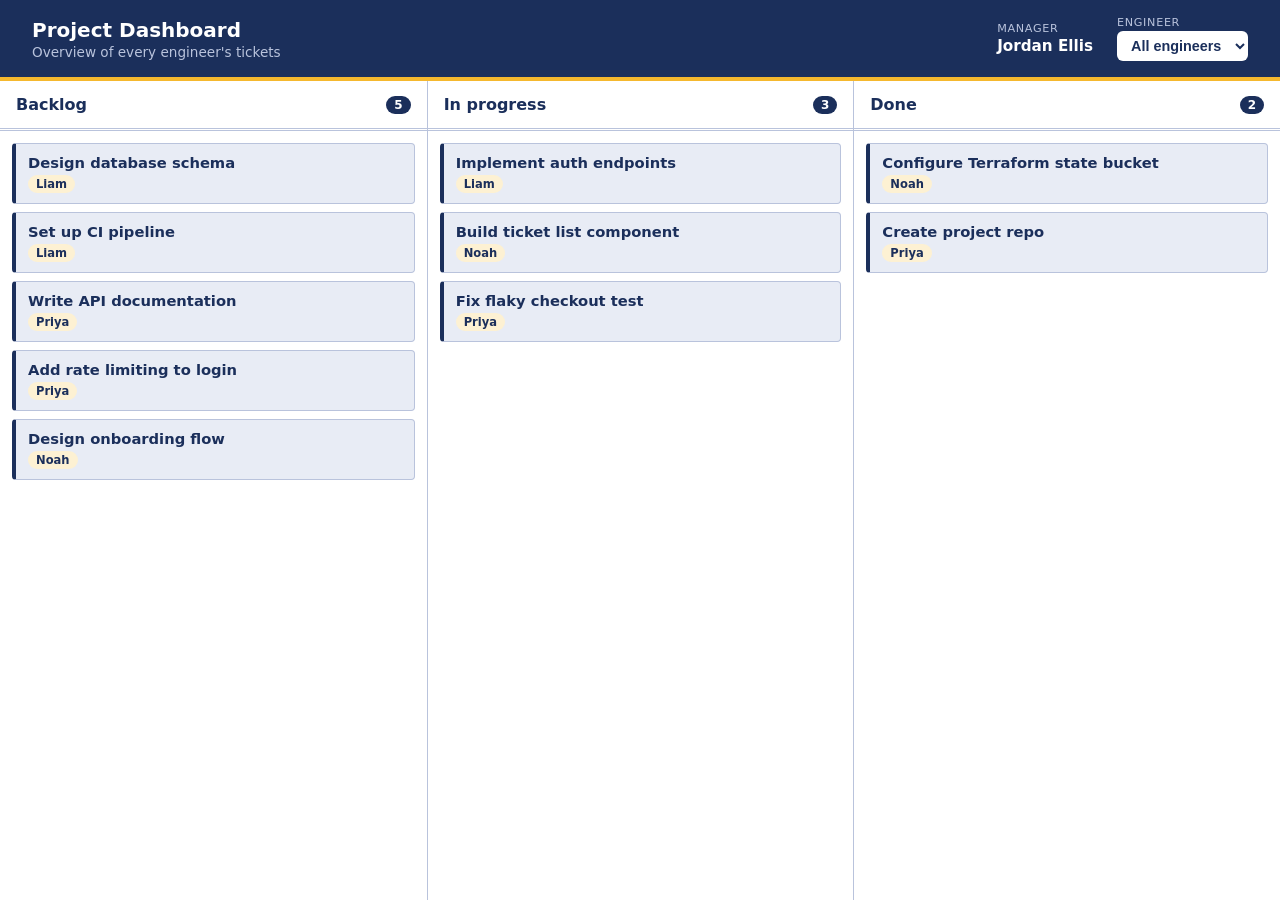
<file: src/agile-board/templates/index.html>
<!DOCTYPE html>
<html lang="en">
<head>
    <meta charset="UTF-8">
    <meta name="viewport" content="width=device-width, initial-scale=1">
    <title>Manager Dashboard</title>
    <link rel="stylesheet" href="../static/index.css">
</head>
<body>
<header>
    <div>
        <h1>Project Dashboard</h1>
        <p>Overview of every engineer's tickets</p>
    </div>
    <div class="header-controls">
        <div class="manager-info">
            <span class="label">Manager</span>
            <span class="manager-name" id="manager-name">Jordan Ellis</span>
        </div>
        <div class="engineer-select">
            <span class="label" for="engineer-filter">Engineer</span>
            <select id="engineer-filter">
                <option value="all">All engineers</option>
            </select>
        </div>
    </div>
</header>

<main>
    <div class="notebook">
        <section class="lane">
            <div class="lane-head">
                <h2>Backlog</h2>
                <span class="count" id="count-backlog">0</span>
            </div>
            <div class="dropzone" id="backlog" data-status="backlog"></div>
        </section>

        <section class="lane">
            <div class="lane-head">
                <h2>In progress</h2>
                <span class="count" id="count-inprogress">0</span>
            </div>
            <div class="dropzone" id="inprogress" data-status="inprogress"></div>
        </section>

        <section class="lane">
            <div class="lane-head">
                <h2>Done</h2>
                <span class="count" id="count-done">0</span>
            </div>
            <div class="dropzone" id="done" data-status="done"></div>
        </section>
    </div>
</main>

<script>
    // Dummy data. Swap this for a fetch() to your backend later.
    const tasks = [
        { id: 1, title: "Design database schema", status: "backlog", engineer: "Liam" },
        { id: 2, title: "Set up CI pipeline", status: "backlog", engineer: "Liam" },
        { id: 3, title: "Write API documentation", status: "backlog", engineer: "Priya" },
        { id: 4, title: "Add rate limiting to login", status: "backlog", engineer: "Priya" },
        { id: 5, title: "Implement auth endpoints", status: "inprogress", engineer: "Liam" },
        { id: 6, title: "Build ticket list component", status: "inprogress", engineer: "Noah" },
        { id: 7, title: "Configure Terraform state bucket", status: "done", engineer: "Noah" },
        { id: 8, title: "Create project repo", status: "done", engineer: "Priya" },
        { id: 9, title: "Design onboarding flow", status: "backlog", engineer: "Noah" },
        { id: 10, title: "Fix flaky checkout test", status: "inprogress", engineer: "Priya" }
    ];

    const engineers = [...new Set(tasks.map(t => t.engineer))].sort();
    const select = document.getElementById("engineer-filter");
    engineers.forEach(name => {
        const opt = document.createElement("option");
        opt.value = name;
        opt.textContent = name;
        select.appendChild(opt);
    });

    const zones = document.querySelectorAll(".dropzone");

    function buildCard(task) {
        const card = document.createElement("div");
        card.className = "card";
        card.dataset.id = task.id;

        const label = document.createElement("span");
        label.className = "card-title";
        label.textContent = task.title;

        const engineer = document.createElement("span");
        engineer.className = "card-engineer";
        engineer.textContent = task.engineer;

        card.appendChild(label);
        card.appendChild(engineer);
        return card;
    }

    function renderBoard() {
        const filter = select.value;
        zones.forEach(zone => zone.innerHTML = "");

        const visible = tasks.filter(t => filter === "all" || t.engineer === filter);

        zones.forEach(zone => {
            const status = zone.dataset.status;
            const cards = visible.filter(t => t.status === status);
            cards.forEach(task => zone.appendChild(buildCard(task)));

            document.getElementById("count-" + zone.id).textContent = cards.length;

            if (cards.length === 0) {
                const empty = document.createElement("div");
                empty.className = "empty";
                empty.textContent = "No tickets here";
                zone.appendChild(empty);
            }
        });
    }

    select.addEventListener("change", renderBoard);
    renderBoard();
</script>
</body>
</html>
</file>
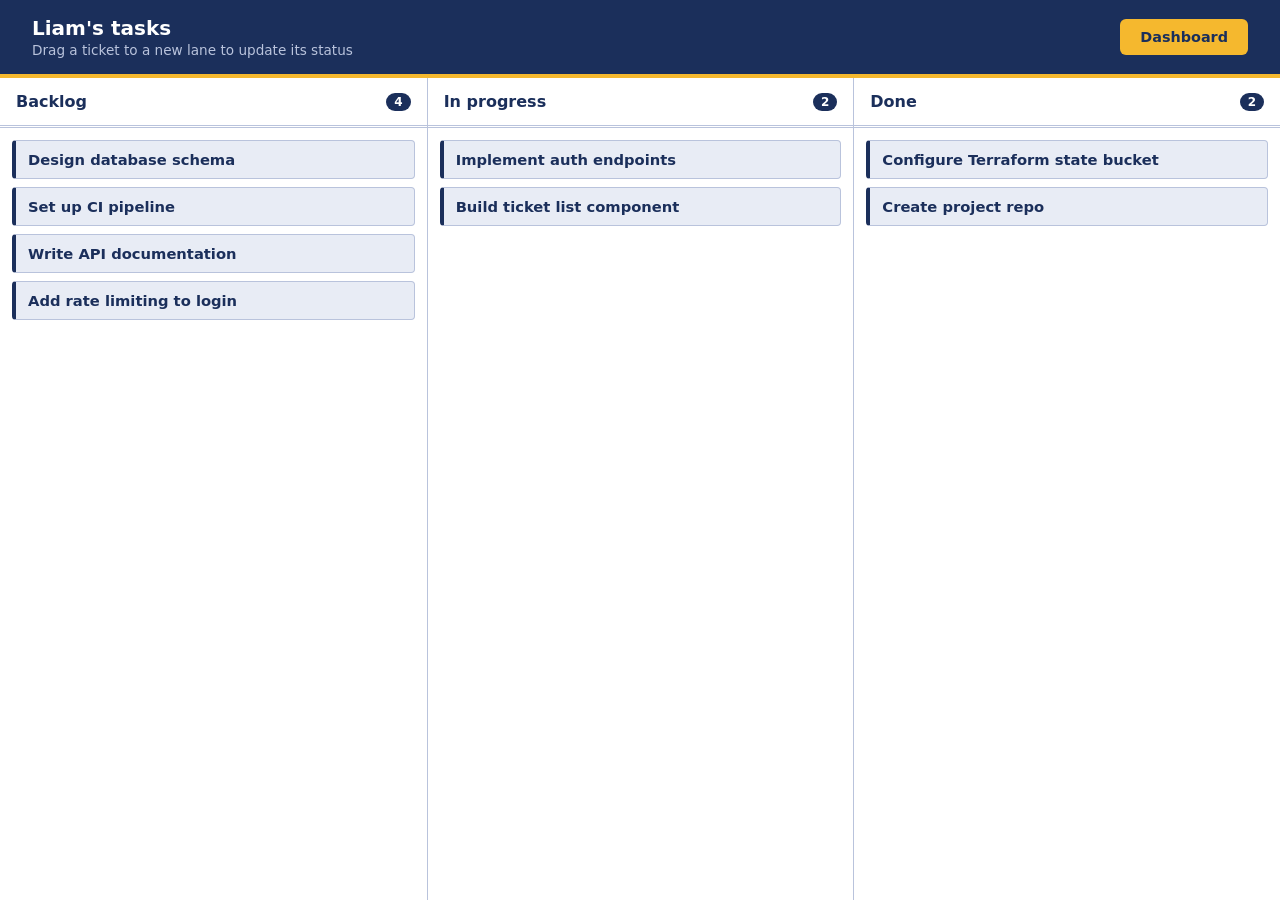
<file: src/agile-board/templates/engineer.html>
<!DOCTYPE html>
<html lang="en">
<head>
    <meta charset="UTF-8">
    <meta name="viewport" content="width=device-width, initial-scale=1">
    <title>Engineer Dashboard</title>
    <link rel="stylesheet" href="../static/engineer.css">
</head>
<body>
<header>
    <div>
        <h1>Liam's tasks</h1>
        <p>Drag a ticket to a new lane to update its status</p>
    </div>
    <a class="dashboard-btn" href="index.html">Dashboard</a>
</header>

<main>
    <div class="notebook">
        <section class="lane">
            <div class="lane-head">
                <h2>Backlog</h2>
                <span class="count" id="count-backlog">0</span>
            </div>
            <div class="dropzone" id="backlog" data-status="backlog"></div>
        </section>

        <section class="lane">
            <div class="lane-head">
                <h2>In progress</h2>
                <span class="count" id="count-inprogress">0</span>
            </div>
            <div class="dropzone" id="inprogress" data-status="inprogress"></div>
        </section>

        <section class="lane">
            <div class="lane-head">
                <h2>Done</h2>
                <span class="count" id="count-done">0</span>
            </div>
            <div class="dropzone" id="done" data-status="done"></div>
        </section>
    </div>
</main>

<script>
    // Dummy data. Swap this for a fetch() to your backend later.
    const tasks = [
        { id: 1, title: "Design database schema", status: "backlog" },
        { id: 2, title: "Set up CI pipeline", status: "backlog" },
        { id: 3, title: "Write API documentation", status: "backlog" },
        { id: 4, title: "Add rate limiting to login", status: "backlog" },
        { id: 5, title: "Implement auth endpoints", status: "inprogress" },
        { id: 6, title: "Build ticket list component", status: "inprogress" },
        { id: 7, title: "Configure Terraform state bucket", status: "done" },
        { id: 8, title: "Create project repo", status: "done" }
    ];

    const zones = document.querySelectorAll(".dropzone");

    function buildCard(task) {
        const card = document.createElement("div");
        card.className = "card";
        card.draggable = true;
        card.dataset.id = task.id;

        const label = document.createElement("span");
        label.textContent = task.title;
        card.appendChild(label);

        card.addEventListener("dragstart", () => card.classList.add("dragging"));
        card.addEventListener("dragend", () => {
            card.classList.remove("dragging");
            zones.forEach(z => z.classList.remove("over"));
            syncBoard();
        });
        return card;
    }

    // Find the card the dragged item should be inserted before (top to bottom)
    function cardAfterCursor(zone, y) {
        const others = [...zone.querySelectorAll(".card:not(.dragging)")];
        let closest = { offset: Number.NEGATIVE_INFINITY, el: null };
        others.forEach(el => {
            const box = el.getBoundingClientRect();
            const offset = y - box.top - box.height / 2;
            if (offset < 0 && offset > closest.offset) closest = { offset, el };
        });
        return closest.el;
    }

    zones.forEach(zone => {
        zone.addEventListener("dragover", e => {
            e.preventDefault();
            zone.classList.add("over");
            const dragging = document.querySelector(".dragging");
            if (!dragging) return;
            const empty = zone.querySelector(".empty");
            if (empty) empty.remove();
            const next = cardAfterCursor(zone, e.clientY);
            if (next) zone.insertBefore(dragging, next);
            else zone.appendChild(dragging);
        });
        zone.addEventListener("dragleave", e => {
            if (!zone.contains(e.relatedTarget)) zone.classList.remove("over");
        });
        zone.addEventListener("drop", e => e.preventDefault());
    });

    // Update task statuses, refresh counts and empty states
    function syncBoard() {
        zones.forEach(zone => {
            const cards = zone.querySelectorAll(".card");
            cards.forEach(card => {
                const task = tasks.find(t => String(t.id) === card.dataset.id);
                if (task) task.status = zone.dataset.status;
            });
            document.getElementById("count-" + zone.id).textContent = cards.length;

            let empty = zone.querySelector(".empty");
            if (cards.length === 0 && !empty) {
                empty = document.createElement("div");
                empty.className = "empty";
                empty.textContent = "No tickets here";
                zone.appendChild(empty);
            } else if (cards.length > 0 && empty) {
                empty.remove();
            }
        });
    }
    tasks.forEach(task => {
        document.getElementById(task.status).appendChild(buildCard(task));
    });
    syncBoard();
</script>
</body>
</html>
</file>
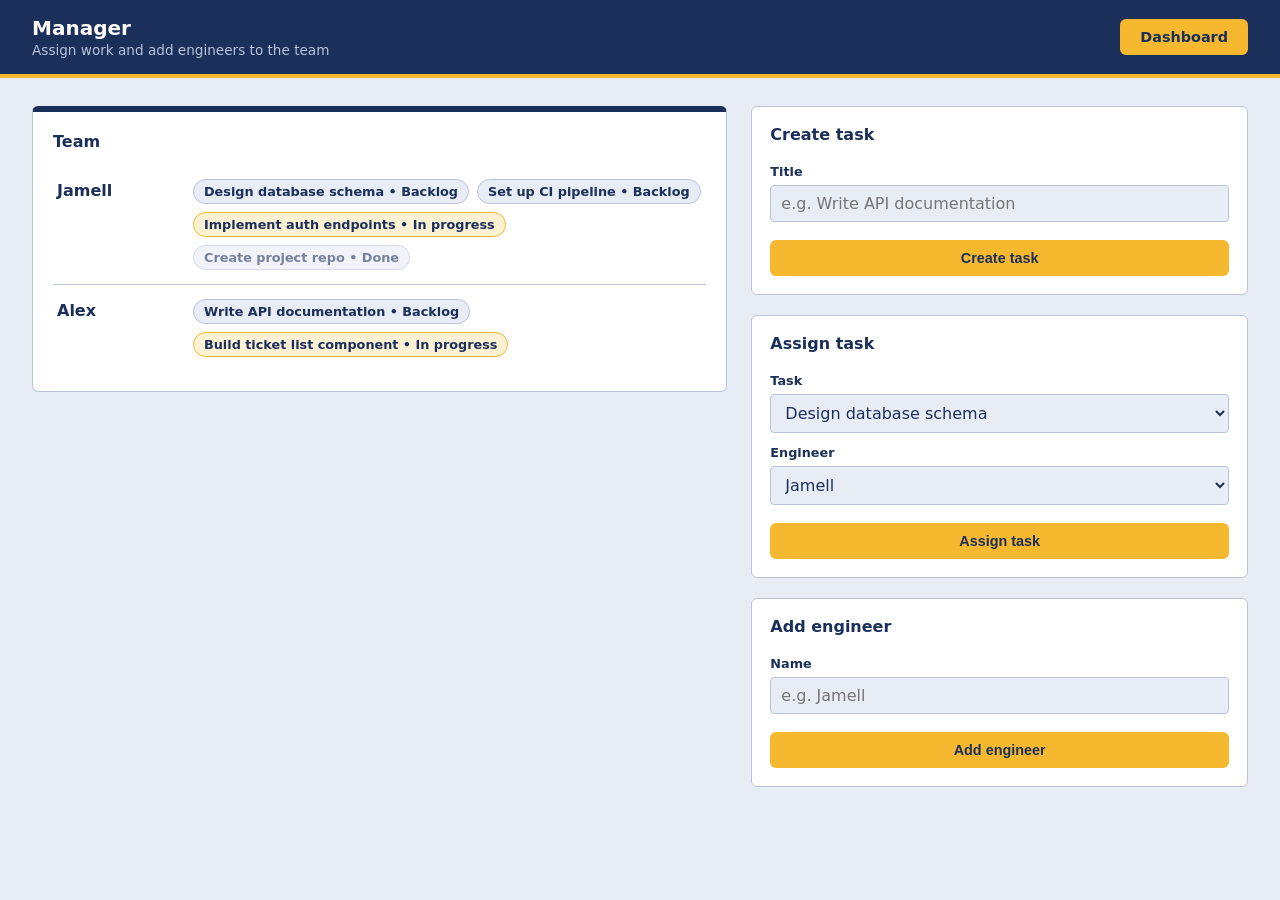
<file: src/agile-board/templates/manager.html>
<!DOCTYPE html>
<html lang="en">
<head>
    <meta charset="UTF-8">
    <meta name="viewport" content="width=device-width, initial-scale=1">
    <title>Manager</title>
    <link rel="stylesheet" href="../static/manager.css">
</head>
<body>
<header>
    <div>
        <h1>Manager</h1>
        <p>Assign work and add engineers to the team</p>
    </div>
    <a class="dashboard-btn" href="index.html">Dashboard</a>
</header>

<main>
    <section class="panel roster-panel">
        <h2>Team</h2>
        <div class="roster" id="roster"></div>
    </section>

    <section class="panel forms-panel">
        <div class="form-card">
            <h2>Create task</h2>
            <form id="create-task-form">
                <label for="task-title">Title</label>
                <input type="text" id="task-title" placeholder="e.g. Write API documentation" required>
                <button type="submit">Create task</button>
            </form>
        </div>

        <div class="form-card">
            <h2>Assign task</h2>
            <form id="assign-task-form">
                <label for="assign-task-select">Task</label>
                <select id="assign-task-select" required></select>

                <label for="assign-person-select">Engineer</label>
                <select id="assign-person-select" required></select>

                <button type="submit">Assign task</button>
            </form>
        </div>

        <div class="form-card">
            <h2>Add engineer</h2>
            <form id="add-engineer-form">
                <label for="engineer-name">Name</label>
                <input type="text" id="engineer-name" placeholder="e.g. Jamell" required>

                <button type="submit">Add engineer</button>
            </form>
        </div>
    </section>
</main>

<script>
    // Dummy data standing in for GET /api/summary_json and GET /api/people.
    let people = [
        { peopleId: "jamell", name: "Jamell" },
        { peopleId: "alex", name: "Alex" }
    ];

    let tasks = [
        { taskId: "t1", title: "Design database schema", peopleId: "jamell", status: "backlog" },
        { taskId: "t2", title: "Set up CI pipeline", peopleId: "jamell", status: "backlog" },
        { taskId: "t3", title: "Implement auth endpoints", peopleId: "jamell", status: "inprogress" },
        { taskId: "t4", title: "Create project repo", peopleId: "jamell", status: "done" },
        { taskId: "t5", title: "Write API documentation", peopleId: "alex", status: "backlog" },
        { taskId: "t6", title: "Build ticket list component", peopleId: "alex", status: "inprogress" }
    ];

    const statusLabel = { backlog: "Backlog", inprogress: "In progress", done: "Done" };

    function renderRoster() {
        const roster = document.getElementById("roster");
        roster.innerHTML = "";

        people.forEach(person => {
            const row = document.createElement("div");
            row.className = "roster-row";

            const name = document.createElement("div");
            name.className = "roster-name";
            name.textContent = person.name;
            row.appendChild(name);

            const taskList = document.createElement("div");
            taskList.className = "roster-tasks";

            const personTasks = tasks.filter(t => t.peopleId === person.peopleId);
            if (personTasks.length === 0) {
                const empty = document.createElement("span");
                empty.className = "empty";
                empty.textContent = "No tasks assigned";
                taskList.appendChild(empty);
            } else {
                personTasks.forEach(task => {
                    const chip = document.createElement("span");
                    chip.className = "chip chip-" + task.status;
                    chip.textContent = task.title + " \u2022 " + statusLabel[task.status];
                    taskList.appendChild(chip);
                });
            }

            row.appendChild(taskList);
            roster.appendChild(row);
        });
    }

    function renderFormOptions() {
        const taskSelect = document.getElementById("assign-task-select");
        taskSelect.innerHTML = "";
        tasks.forEach(task => {
            const opt = document.createElement("option");
            opt.value = task.taskId;
            opt.textContent = task.title;
            taskSelect.appendChild(opt);
        });

        const personSelect = document.getElementById("assign-person-select");
        personSelect.innerHTML = "";
        people.forEach(person => {
            const opt = document.createElement("option");
            opt.value = person.peopleId;
            opt.textContent = person.name;
            personSelect.appendChild(opt);
        });
    }

    function renderAll() {
        renderRoster();
        renderFormOptions();
    }

    // Create task -- stands in for POST /api/task
    document.getElementById("create-task-form").addEventListener("submit", e => {
        e.preventDefault();
        const titleInput = document.getElementById("task-title");
        const title = titleInput.value.trim();
        if (!title) return;

        tasks.push({
            taskId: "t" + (tasks.length + 1),
            title,
            peopleId: null,
            status: "backlog"
        });

        titleInput.value = "";
        renderAll();
        // TODO: POST /api/task { title }
    });

    // Assign task -- stands in for POST /api/task/{taskId}/assign
    document.getElementById("assign-task-form").addEventListener("submit", e => {
        e.preventDefault();
        const taskId = document.getElementById("assign-task-select").value;
        const personId = document.getElementById("assign-person-select").value;

        const task = tasks.find(t => t.taskId === taskId);
        if (task) task.peopleId = personId;

        renderAll();
        // TODO: POST /api/task/{taskId}/assign { personId }
    });

    // Add engineer -- stands in for POST /api/people
    document.getElementById("add-engineer-form").addEventListener("submit", e => {
        e.preventDefault();
        const nameInput = document.getElementById("engineer-name");
        const name = nameInput.value.trim();
        if (!name) return;

        // Real backend generates peopleId; this is just a stand-in for the mockup.
        const peopleId = "p" + (people.length + 1);
        people.push({ peopleId, name });

        nameInput.value = "";
        renderAll();
        // TODO: POST /api/people { name } -- server returns the generated peopleId
    });

    renderAll();
</script>
</body>
</html>
</file>
<file: src/agile-board/static/index.css>
:root {
    --blue: #1b2f5b;
    --blue-soft: #e8ecf5;
    --blue-mid: #b9c3dc;
    --amber: #f5b82e;
    --amber-soft: #fdf1d3;
    --white: #ffffff;
}

* { box-sizing: border-box; margin: 0; padding: 0; }

body {
    font-family: system-ui, -apple-system, "Segoe UI", Roboto, sans-serif;
    background: var(--blue-soft);
    color: var(--blue);
    min-height: 100vh;
    display: flex;
    flex-direction: column;
}

/* ---------- Header ---------- */
header {
    background: var(--blue);
    color: var(--white);
    display: flex;
    align-items: center;
    justify-content: space-between;
    padding: 16px 32px;
    border-bottom: 4px solid var(--amber);
    flex-wrap: wrap;
    gap: 12px;
}

header h1 {
    font-size: 1.25rem;
    font-weight: 600;
}

header p {
    font-size: 0.85rem;
    color: var(--blue-mid);
    margin-top: 2px;
}

.header-controls {
    display: flex;
    align-items: center;
    gap: 24px;
}

.manager-info,
.engineer-select {
    display: flex;
    flex-direction: column;
    gap: 2px;
}

.label {
    font-size: 0.7rem;
    text-transform: uppercase;
    letter-spacing: 0.06em;
    color: var(--blue-mid);
}

.manager-name {
    font-weight: 600;
    font-size: 0.95rem;
}

.engineer-select select {
    background: var(--white);
    color: var(--blue);
    font-weight: 600;
    font-size: 0.9rem;
    padding: 6px 10px;
    border: none;
    border-radius: 6px;
    cursor: pointer;
}

.engineer-select select:focus-visible {
    outline: 2px solid var(--amber);
}

main {
    flex: 1;
    display: flex;
    padding: 0;
}

.notebook {
    flex: 1;
    width: 100%;
    background: var(--white);
    border: none;
    border-radius: 0;
    display: grid;
    grid-template-columns: repeat(3, 1fr);
}

.lane {
    display: flex;
    flex-direction: column;
    min-height: 0;
}

.lane + .lane {
    border-left: 1px solid var(--blue-mid);
}

.lane-head {
    display: flex;
    align-items: center;
    justify-content: space-between;
    padding: 14px 16px;
    border-bottom: 3px double var(--blue-mid);
}

.lane-head h2 {
    font-size: 1rem;
    font-weight: 600;
}

.count {
    background: var(--blue);
    color: var(--white);
    font-size: 0.75rem;
    font-weight: 600;
    min-width: 24px;
    text-align: center;
    padding: 2px 8px;
    border-radius: 999px;
}

.dropzone {
    flex: 1;
    display: flex;
    flex-direction: column;
    gap: 8px;
    padding: 12px;
}

.card {
    background: var(--blue-soft);
    border: 1px solid var(--blue-mid);
    border-left: 4px solid var(--blue);
    border-radius: 4px;
    padding: 10px 12px;
    display: flex;
    flex-direction: column;
    gap: 4px;
}

.card-title {
    font-size: 0.92rem;
    font-weight: 600;
}

.card-engineer {
    align-self: flex-start;
    background: var(--amber-soft);
    color: var(--blue);
    font-size: 0.72rem;
    font-weight: 600;
    padding: 2px 8px;
    border-radius: 999px;
}

.empty {
    color: var(--blue-mid);
    font-size: 0.85rem;
    text-align: center;
    padding: 16px 0;
}

@media (max-width: 700px) {
    header { padding: 14px 16px; }
    .header-controls { width: 100%; justify-content: space-between; }
    .notebook { grid-template-columns: 1fr; }
    .lane { min-height: 0; }
    .lane + .lane { border-left: none; border-top: 1px solid var(--blue-mid); }
}
</file>
<file: src/agile-board/static/engineer.css>
:root {
    --blue: #1b2f5b;
    --blue-soft: #e8ecf5;
    --blue-mid: #b9c3dc;
    --amber: #f5b82e;
    --amber-soft: #fdf1d3;
    --white: #ffffff;
}

* { box-sizing: border-box; margin: 0; padding: 0; }

body {
    font-family: system-ui, -apple-system, "Segoe UI", Roboto, sans-serif;
    background: var(--blue-soft);
    color: var(--blue);
    min-height: 100vh;
    display: flex;
    flex-direction: column;
}

/* ---------- Header ---------- */
header {
    background: var(--blue);
    color: var(--white);
    display: flex;
    align-items: center;
    justify-content: space-between;
    padding: 16px 32px;
    border-bottom: 4px solid var(--amber);
}

header h1 {
    font-size: 1.25rem;
    font-weight: 600;
}

header p {
    font-size: 0.85rem;
    color: var(--blue-mid);
    margin-top: 2px;
}

.dashboard-btn {
    background: var(--amber);
    color: var(--blue);
    font-weight: 600;
    font-size: 0.9rem;
    text-decoration: none;
    padding: 10px 20px;
    border-radius: 6px;
    transition: background 0.15s;
}

.dashboard-btn:hover,
.dashboard-btn:focus-visible {
    background: var(--white);
    outline: none;
}

main {
    flex: 1;
    display: flex;
    padding: 0;
}

.notebook {
    flex: 1;
    width: 100%;
    background: var(--white);
    border: none;
    border-radius: 0;
    display: grid;
    grid-template-columns: repeat(3, 1fr);
}

.lane {
    display: flex;
    flex-direction: column;
    min-height: 0;
}

.lane + .lane {
    border-left: 1px solid var(--blue-mid);
}

.lane-head {
    display: flex;
    align-items: center;
    justify-content: space-between;
    padding: 14px 16px;
    border-bottom: 3px double var(--blue-mid);
}

.lane-head h2 {
    font-size: 1rem;
    font-weight: 600;
}

.count {
    background: var(--blue);
    color: var(--white);
    font-size: 0.75rem;
    font-weight: 600;
    min-width: 24px;
    text-align: center;
    padding: 2px 8px;
    border-radius: 999px;
}

.dropzone {
    flex: 1;
    display: flex;
    flex-direction: column;
    gap: 8px;
    padding: 12px;
    transition: background 0.15s;
}

.dropzone.over {
    background: var(--amber-soft);
}

.card {
    background: var(--blue-soft);
    border: 1px solid var(--blue-mid);
    border-left: 4px solid var(--blue);
    border-radius: 4px;
    padding: 10px 12px;
    font-size: 0.92rem;
    font-weight: 600;
    cursor: grab;
    user-select: none;
}

.card:active { cursor: grabbing; }

.card.dragging {
    opacity: 0.4;
}

.empty {
    color: var(--blue-mid);
    font-size: 0.85rem;
    text-align: center;
    padding: 16px 0;
}

@media (max-width: 700px) {
    header { padding: 14px 16px; }
    .notebook { grid-template-columns: 1fr; }
    .lane { min-height: 0; }
    .lane + .lane { border-left: none; border-top: 1px solid var(--blue-mid); }
}
</file>
<file: src/agile-board/static/manager.css>
:root {
    /* Two-color theme: ink blue + amber, plus tints of each */
    --blue: #1b2f5b;
    --blue-soft: #e8ecf5;
    --blue-mid: #b9c3dc;
    --amber: #f5b82e;
    --amber-soft: #fdf1d3;
    --white: #ffffff;
}

* { box-sizing: border-box; margin: 0; padding: 0; }

body {
    font-family: system-ui, -apple-system, "Segoe UI", Roboto, sans-serif;
    background: var(--blue-soft);
    color: var(--blue);
    min-height: 100vh;
    display: flex;
    flex-direction: column;
}

/* ---------- Header ---------- */
header {
    background: var(--blue);
    color: var(--white);
    display: flex;
    align-items: center;
    justify-content: space-between;
    padding: 16px 32px;
    border-bottom: 4px solid var(--amber);
}

header h1 {
    font-size: 1.25rem;
    font-weight: 600;
}

header p {
    font-size: 0.85rem;
    color: var(--blue-mid);
    margin-top: 2px;
}

.dashboard-btn {
    background: var(--amber);
    color: var(--blue);
    font-weight: 600;
    font-size: 0.9rem;
    text-decoration: none;
    padding: 10px 20px;
    border-radius: 6px;
    transition: background 0.15s;
}

.dashboard-btn:hover,
.dashboard-btn:focus-visible {
    background: var(--white);
    outline: none;
}

/* ---------- Layout ---------- */
main {
    flex: 1;
    display: grid;
    grid-template-columns: 1.4fr 1fr;
    gap: 24px;
    padding: 28px 32px;
    align-items: start;
}

.panel h2 {
    font-size: 1rem;
    font-weight: 600;
    margin-bottom: 14px;
}

/* ---------- Roster: notebook-style horizontal ruled rows ---------- */
.roster-panel {
    background: var(--white);
    border: 1px solid var(--blue-mid);
    border-top: 6px solid var(--blue);
    border-radius: 6px;
    padding: 20px;
}

.roster-row {
    display: flex;
    align-items: baseline;
    gap: 16px;
    padding: 14px 4px;
    border-bottom: 1px solid var(--blue-mid);
}

.roster-row:last-child {
    border-bottom: none;
}

.roster-name {
    flex: 0 0 120px;
    font-weight: 700;
}

.roster-tasks {
    flex: 1;
    display: flex;
    flex-wrap: wrap;
    gap: 8px;
}

.chip {
    display: inline-block;
    font-size: 0.8rem;
    font-weight: 600;
    padding: 4px 10px;
    border-radius: 999px;
    background: var(--blue-soft);
    border: 1px solid var(--blue-mid);
}

.chip-inprogress {
    background: var(--amber-soft);
    border-color: var(--amber);
}

.chip-done {
    opacity: 0.6;
}

.empty {
    color: var(--blue-mid);
    font-size: 0.85rem;
}

/* ---------- Forms ---------- */
.forms-panel {
    display: flex;
    flex-direction: column;
    gap: 20px;
}

.form-card {
    background: var(--white);
    border: 1px solid var(--blue-mid);
    border-radius: 6px;
    padding: 18px;
}

.form-card form {
    display: flex;
    flex-direction: column;
    gap: 6px;
}

.form-card label {
    font-size: 0.8rem;
    font-weight: 600;
    margin-top: 6px;
}

.form-card input,
.form-card select {
    font: inherit;
    color: var(--blue);
    background: var(--blue-soft);
    border: 1px solid var(--blue-mid);
    border-radius: 4px;
    padding: 8px 10px;
}

.form-card button {
    margin-top: 12px;
    background: var(--amber);
    color: var(--blue);
    font-weight: 600;
    font-size: 0.9rem;
    border: none;
    border-radius: 6px;
    padding: 10px 16px;
    cursor: pointer;
    transition: background 0.15s;
}

.form-card button:hover,
.form-card button:focus-visible {
    background: var(--blue);
    color: var(--white);
    outline: none;
}

@media (max-width: 800px) {
    main { grid-template-columns: 1fr; padding: 20px 16px; }
    header { padding: 14px 16px; }
    .roster-name { flex-basis: auto; }
}
</file>
